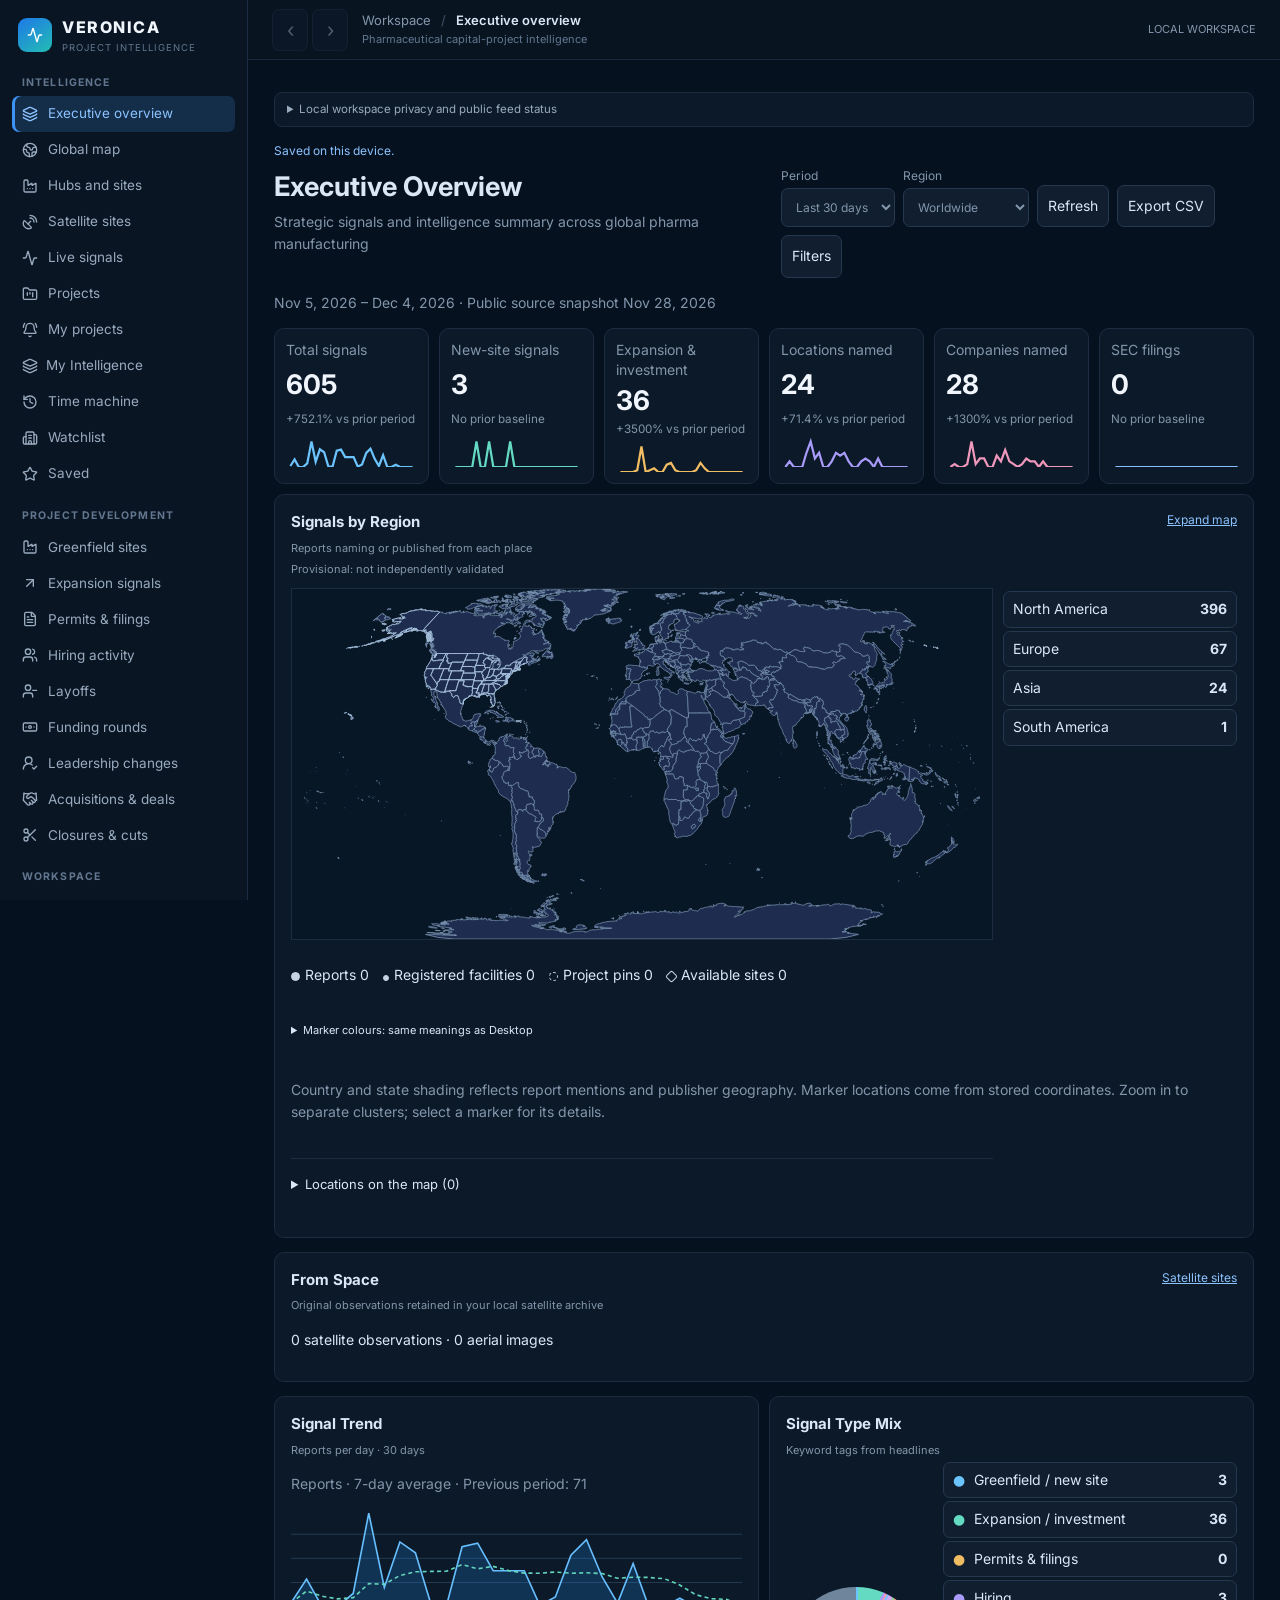
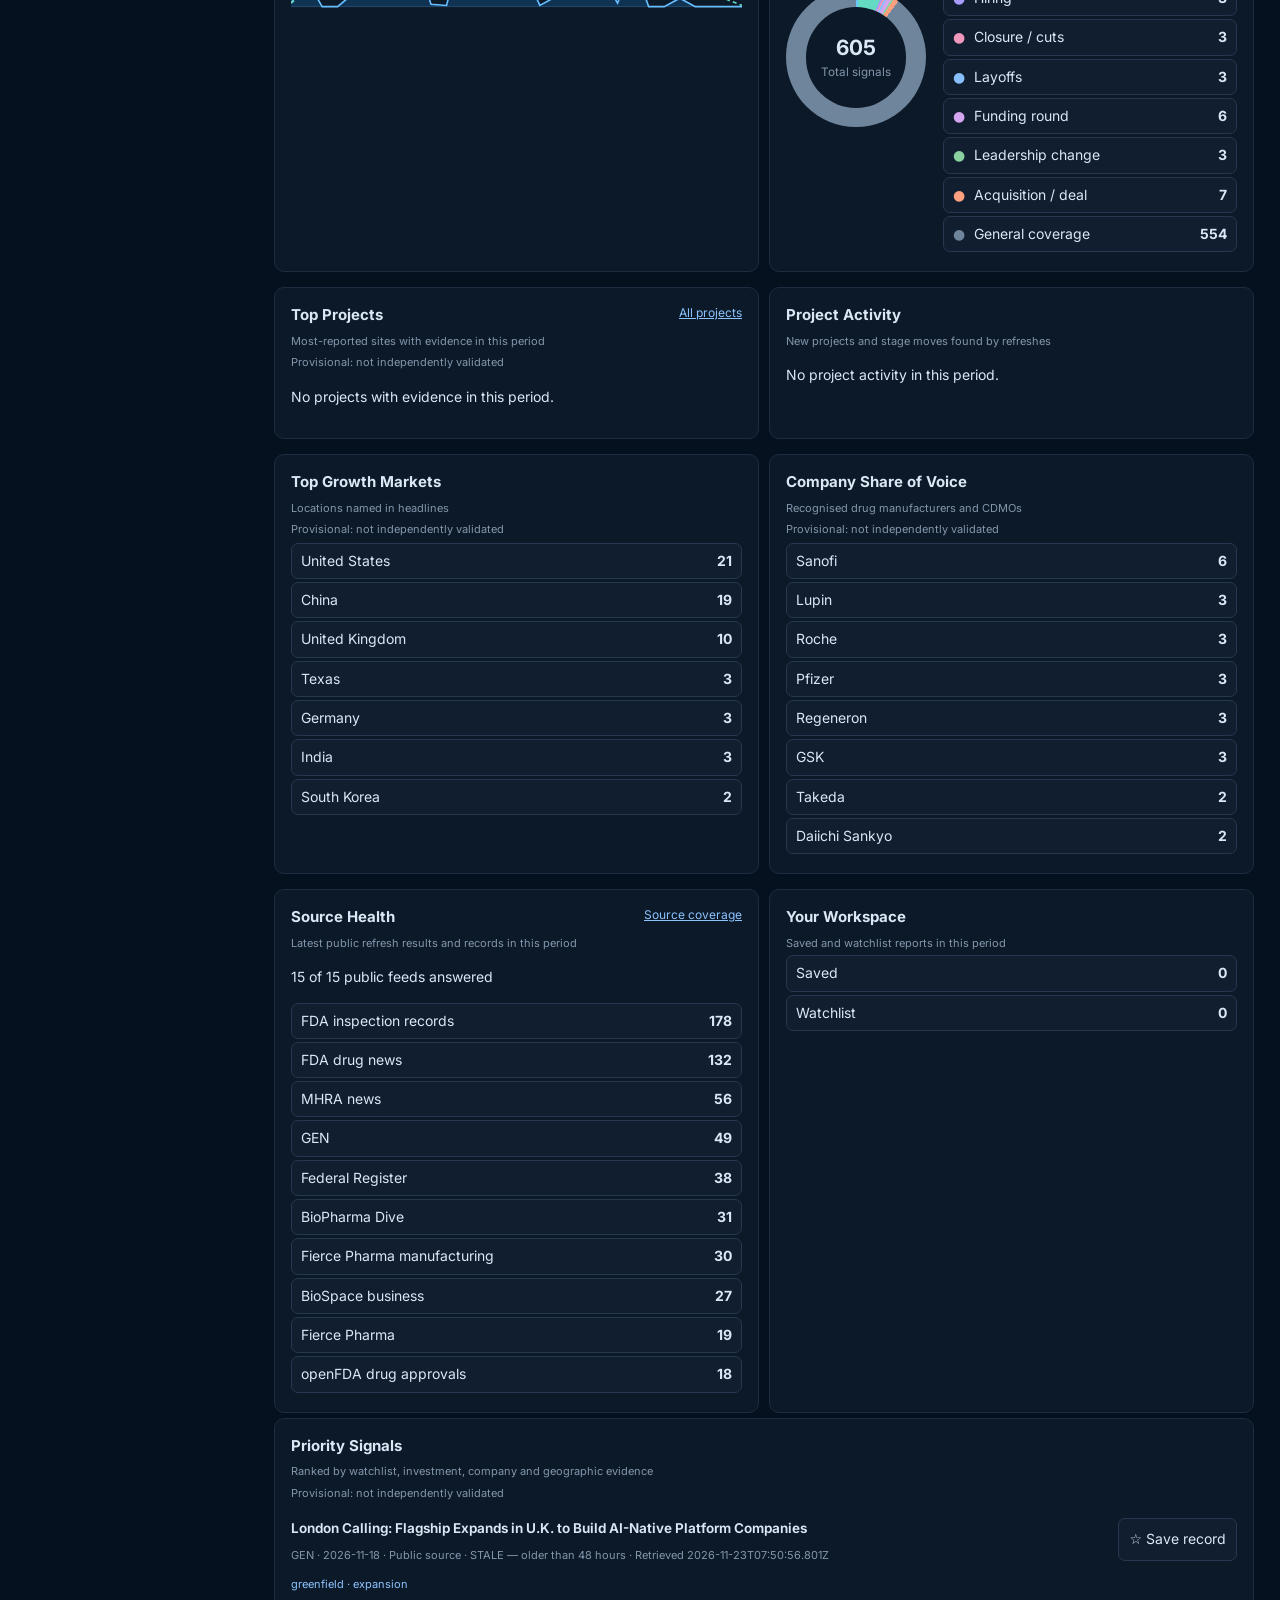
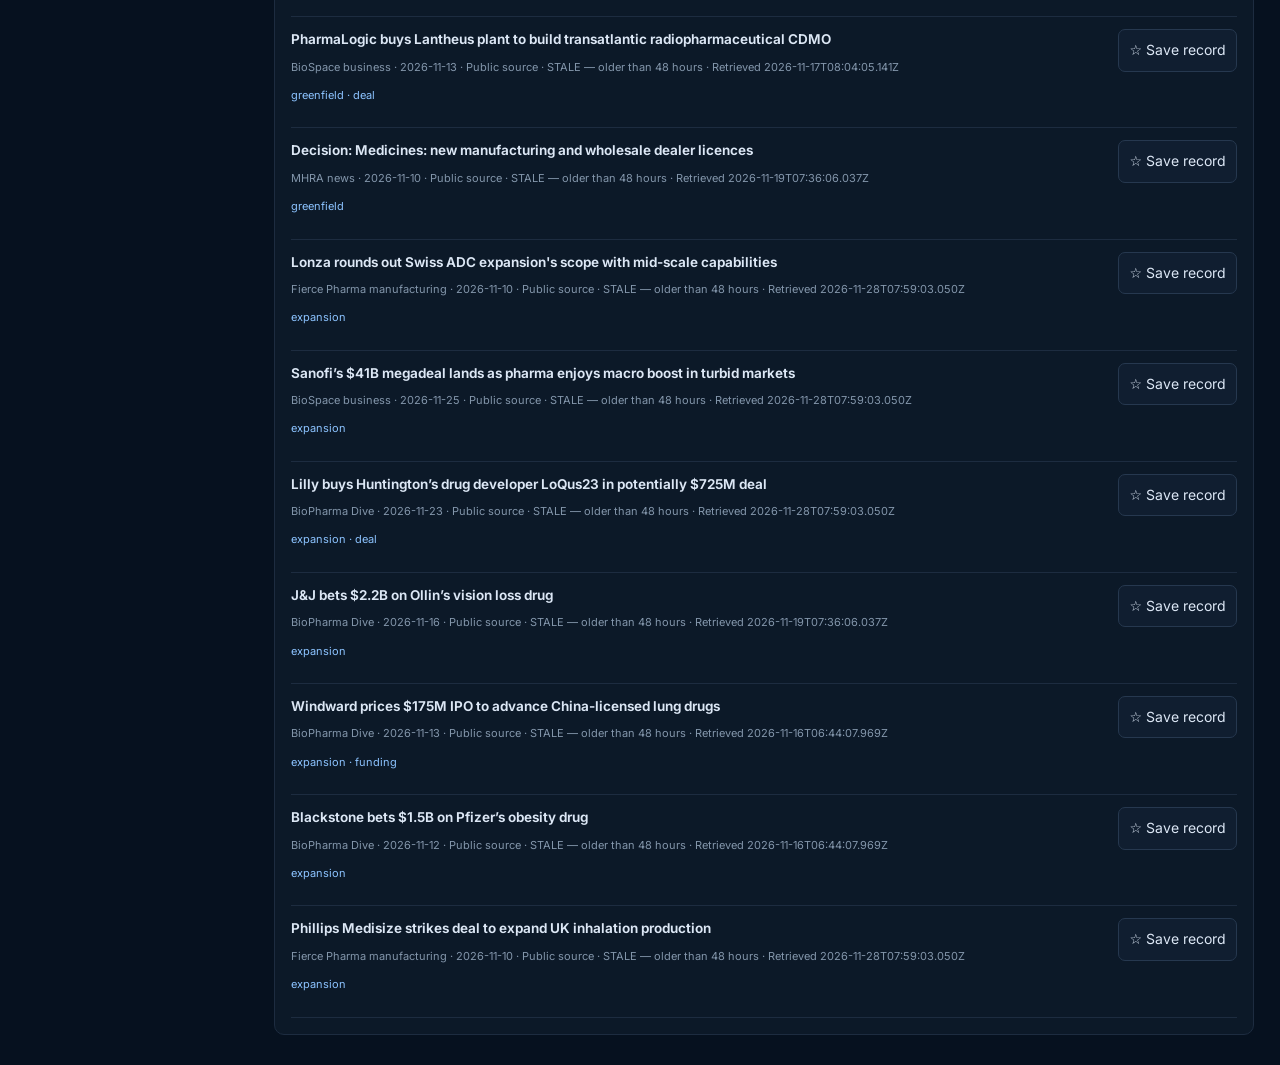
<file: index.html>
<!doctype html><html lang="en"><head><meta charset="utf-8"><meta name="viewport" content="width=device-width,initial-scale=1,viewport-fit=cover"><meta name="theme-color" content="#091421"><meta name="veronica-build" content="ad07b1f6de0da9d9"><meta name="apple-mobile-web-app-capable" content="yes"><meta name="apple-mobile-web-app-status-bar-style" content="black-translucent"><meta http-equiv="Content-Security-Policy" content="default-src 'none'; script-src 'self'; style-src 'self' 'unsafe-inline'; font-src 'self'; img-src 'self' data: blob:; connect-src 'self' https://www.federalregister.gov https://api.fda.gov; worker-src 'self'; manifest-src 'self'; base-uri 'self'; form-action 'none'; object-src 'none'"><link rel="manifest" href="./manifest.webmanifest"><link rel="apple-touch-icon" href="./icon.png"><link rel="icon" href="./icon.png"><link rel="stylesheet" href="./style.css?build=ad07b1f6de0da9d9"><title>Veronica</title></head><body class="locked"><div id="shade"></div><aside aria-label="Veronica navigation"><button id="close" aria-label="Close navigation">×</button><div class="brand"><div class="brand-mark" id="brand-icon"></div><div><div class="brand-name">VERONICA</div><div class="brand-sub">PROJECT INTELLIGENCE</div></div></div><nav id="navigation"></nav></aside><div id="workspace"><header><button id="menu" aria-label="Open navigation">☰</button><span class="nav-history" role="group" aria-label="History"><button id="nav-back" aria-label="Back" title="Back" disabled>‹</button><button id="nav-forward" aria-label="Forward" title="Forward" disabled>›</button></span><div class="crumbs">Workspace <span>/</span> <b id="title">Veronica</b><small>Pharmaceutical capital-project intelligence</small></div><button id="lock-workspace" hidden>Lock Veronica</button><small>LOCAL WORKSPACE</small></header><main><details class="notice"><summary>Local workspace privacy and public feed status</summary>Your records and images stay on this device. Import an encrypted desktop archive from Settings. Use encrypted backups; browser storage can be cleared. Public headlines refresh separately; private desktop intelligence is never included. Cross-device synchronization is unavailable.</details><p id="error" role="alert"></p><p id="message" role="status"></p><div id="content">Opening local storage…</div></main></div><script src="./app.js?build=ad07b1f6de0da9d9" defer></script></body></html>
</file>
<file: style.css>
@font-face{font-family:Inter;src:url('./Inter.ttf')}*{box-sizing:border-box}body{margin:0;background:#06111f;color:#dce7f5;font:14px Inter,system-ui}button,input,select,textarea{font:inherit;color:inherit;background:#101e30;border:1px solid #26384f;border-radius:7px;padding:10px}button,a{touch-action:manipulation}button{cursor:pointer;min-height:42px}button:hover{background:#142d49}a{color:#8cc3ff}aside{position:fixed;inset:0 auto 0 0;width:248px;background:#091421;border-right:1px solid #1b2b40;padding:16px 12px;overflow:auto;z-index:5}aside strong{font-size:20px;letter-spacing:3px;color:#f1f6fd}aside small{display:block;color:#8396ab;margin:8px 0 22px}nav h3{font-size:10px;letter-spacing:1.7px;text-transform:uppercase;color:#71869f;margin:22px 10px 7px}nav a{display:flex;align-items:center;min-height:36px;color:#9aabbf;text-decoration:none;padding:8px 10px;border-radius:7px;font-size:13.5px}nav a.active{color:#8cc3ff;background:#142d49;box-shadow:inset 3px 0 #3d93f5}header{position:sticky;top:0;z-index:2;background:#091421;border-bottom:1px solid #1b2b40;padding:12px 20px;display:flex;gap:14px;align-items:center}header h1{font-size:17px;margin:0;flex:1}header small{font-size:11px;color:#8396ab}#workspace{margin-left:248px}main{padding:20px;max-width:1400px;margin:auto}h2{font-size:20px;margin:0 0 16px}h3{font-size:15px}p{line-height:1.6}.muted{color:#8396ab}.notice,.panel{border:1px solid #1d2c40;background:#0c1928;border-radius:8px;padding:15px;margin-bottom:14px}.notice{font-size:12px;color:#9aabbf}.row{display:flex;gap:8px;align-items:center;flex-wrap:wrap}.row input{flex:1;min-width:120px}.grid{display:grid;grid-template-columns:repeat(auto-fit,minmax(160px,1fr));gap:12px}.number{font-size:26px;color:#f1f6fd;margin:8px 0}.table{overflow:auto}table{border-collapse:collapse;width:100%;font-size:12px}td,th{text-align:left;padding:10px;border-bottom:1px solid #1d2c40;vertical-align:top}th{color:#8396ab}.record{display:grid;grid-template-columns:1fr auto;gap:10px;padding:14px 0;border-bottom:1px solid #1d2c40}.record h3{margin:0 0 6px}.record small{color:#8396ab}textarea{display:block;width:100%;min-height:110px;margin:10px 0}#error{white-space:pre-wrap;color:#ff9c9c}#message{color:#8cc3ff}#shade{display:none}#menu,#close{display:none}.bars{display:flex;gap:4px;align-items:flex-end;height:110px}.bar{background:#3269a4;min-width:15px;flex:1;position:relative}.bar span{font-size:10px;writing-mode:vertical-rl;color:#dce7f5;padding:3px}svg.map{width:100%;background:#081725;border:1px solid #1d2c40}img.evidence{max-width:100%;max-height:70vh;object-fit:contain}pre{white-space:pre-wrap;overflow-wrap:anywhere;font-size:11px;max-height:320px;overflow:auto}input[type=file]{width:100%}.pill{font-size:11px;color:#8cc3ff}dialog{background:#0c1928;color:#dce7f5;border:1px solid #26384f;border-radius:8px;max-width:90vw}details{margin:10px 0}#close{float:right}@media(max-width:899px){aside{transform:translateX(-100%);width:min(300px,calc(100vw - 48px));transition:transform .18s}body.drawer aside{transform:translateX(0)}body.drawer #shade{display:block;position:fixed;inset:0;background:#0009;z-index:4}#menu,#close{display:inline-block}#workspace{margin:0}main{padding:14px}header{padding:10px 14px}nav a{min-height:44px}header small{display:none}.record{grid-template-columns:1fr auto}button{min-height:44px}}
/* Values and shell structure read from the 1.6.0 desktop stylesheet/App.tsx. */
:root{--bg:#06111f;--side:#091523;--panel:#0c1928;--panel-2:#101e30;--line:#1d2c40;--line-2:#26384f;--text:#dce7f5;--strong:#f1f6fd;--muted:#8396ab;--faint:#62778f;--blue:#3d93f5;--blue-soft:#142d49;color-scheme:dark}
body{font:14px/1.45 Inter,"Segoe UI",system-ui,sans-serif;-webkit-font-smoothing:antialiased}aside{background:var(--side)}.brand{display:flex;align-items:center;gap:10px;padding:0 6px;margin-bottom:20px}.brand-mark{width:34px;height:34px;border-radius:9px;background:linear-gradient(145deg,#1d79e8,#24bdb3);display:grid;place-items:center;color:#fff}.brand-name{font-weight:800;font-size:16px;letter-spacing:1.5px;color:var(--strong)}.brand-sub{font-size:9.5px;color:var(--faint);letter-spacing:1px;margin-top:2px}nav h3{font-size:10.5px;font-weight:700;letter-spacing:1.1px;color:var(--faint);margin:16px 10px 6px}nav a{gap:10px;padding:0 10px;height:36px}nav a svg{flex:none}header{height:60px;padding:0 24px;border-bottom-color:#19283b}.crumbs{flex:1;font-size:13px;color:var(--muted)}.crumbs span{padding:0 6px;color:#43536a}.crumbs b{color:var(--text);font-weight:600}.crumbs small{display:block;color:var(--faint);font-size:11px;margin-top:2px}main{max-width:1612px;padding:22px 26px 16px}.panel{border-radius:10px;padding:16px}.notice{padding:8px 12px;font-size:11.5px}button:disabled{opacity:.5;cursor:default}[hidden]{display:none!important}.locked nav,.locked #menu,.locked #lock-workspace{display:none!important}.unlock-panel{max-width:520px;margin:40px auto}.unlock-panel input{display:block;width:100%;margin:10px 0 16px}input:focus-visible,button:focus-visible,a:focus-visible{outline:2px solid #3d93f5;outline-offset:2px}@media(max-width:899px){header{padding:0 14px}.crumbs small{display:block;font-size:10px}nav a{height:44px}main{padding:14px}.grid{grid-template-columns:repeat(2,minmax(0,1fr))}.record small{display:block;overflow-wrap:anywhere}.record button{max-width:105px}.locked .unlock-panel{margin:16px auto}}

.page-head{margin:0 0 16px}.eyebrow{font-size:10px;letter-spacing:1px;color:var(--faint);font-weight:600}.page-head h2{font-size:26px;font-weight:750;letter-spacing:-.5px;color:var(--strong);margin:4px 0 3px}.grid{margin-bottom:14px}.grid>.panel{margin:0;padding:12px}.number{font-size:26px;font-weight:750;margin:4px 0}.record button{align-self:start}.record h3{font-size:13.5px;font-weight:650;line-height:1.5}.record h3 a{color:var(--text);text-decoration:none}.record h3 a:hover{text-decoration:underline;color:#8cc3ff}.record small{font-size:11px}.record{padding:12px 0}.tag-list{display:flex;flex-direction:column;gap:6px}.tag-row{position:relative;display:flex;gap:9px;padding:9px 10px;border:1px solid var(--line);background:#0e1c2c;border-radius:7px;text-decoration:none;font-size:13px;overflow:hidden}.tag-row b{margin-left:auto;color:var(--strong)}.tag-row i{position:absolute;left:0;bottom:0;height:2px;background:var(--blue)}.tag-row:hover{border-color:var(--line-2)}.unlock-panel label{display:block}#message:empty,#error:empty{display:none}

.locked aside,.locked header,.locked .notice{display:none!important}.locked #workspace{margin:0}.locked main{max-width:540px;min-height:100dvh;display:grid;align-content:center}.locked .unlock-panel{margin:0;width:100%}.lock-brand{padding:0;margin:0 0 24px}.unlock-panel h2{font-size:21px}.unlock-panel button{width:100%;background:#17406b;border-color:#2f74bd}.unlock-panel p{font-size:12px;color:var(--muted)}
.overview-head,.overview-card>header{position:static;height:auto;background:none;border:0;padding:0;align-items:flex-start;justify-content:space-between;z-index:auto}
.overview-head h2{font-size:27px;margin:0}.overview-head p{margin:5px 0;color:var(--muted)}
.overview-controls,.map-controls,.feed-toolbar{display:flex;align-items:end;flex-wrap:wrap;gap:8px}
.overview-controls label,.filters label{display:grid;gap:4px;color:var(--muted);font-size:12px}
.overview-controls select,.filters select,.filters input{width:100%;min-width:0}
.overview-kpis{display:grid;grid-template-columns:repeat(6,minmax(0,1fr));gap:10px;margin:10px 0}
.overview-kpi{text-align:left;display:grid;gap:4px;min-width:0;margin:0;padding:11px;color:var(--muted)}
.overview-kpi strong{font-size:27px;color:var(--strong);line-height:1.2}.overview-kpi svg{width:100%;max-height:30px}
.overview-kpi small,.overview-card small{color:var(--muted)}.overview-card>header h3{margin:0 0 4px}
.overview-card>header a{white-space:nowrap;font-size:12px}.overview-card .table small{display:block}
.overview-grid{display:grid;grid-template-columns:repeat(2,minmax(0,1fr));gap:10px}
.overview-grid>.panel{min-width:0;margin:0 0 5px}.overview-map{display:grid;grid-template-columns:minmax(0,3fr) minmax(140px,1fr);gap:10px;margin-top:10px}
.overview-map .map-key,.overview-map>p{grid-column:1/-1}.overview-map svg{grid-column:1}.overview-map>div{grid-column:2;grid-row:1}
.metric-list-row{width:100%;display:flex;align-items:center;justify-content:space-between;gap:8px;text-align:left;padding:7px 9px;margin:3px 0;min-height:34px}
.metric-list-row i{font-style:normal;margin-right:5px}.signal-chart{width:100%;min-height:100px}
.overview-mix{display:grid;grid-template-columns:minmax(80px,1fr) minmax(130px,2fr);gap:10px;align-items:center}
.mix-donut{border-radius:50%;aspect-ratio:1;display:grid;place-items:center;max-width:140px}
.mix-donut>span{width:72%;height:72%;border-radius:50%;background:var(--panel);display:grid;align-content:center;text-align:center}
.mix-donut b{font-size:21px}.filters{display:grid;grid-template-columns:repeat(auto-fit,minmax(125px,1fr));gap:10px;margin-bottom:10px}
.feed-toolbar{justify-content:space-between}.map-controls{margin:6px 0 10px}.map-controls label{display:flex;align-items:center;gap:5px;min-height:34px}
.map-key{display:flex;gap:5px 14px;flex-wrap:wrap}.map-key i{display:inline-block;width:8px;height:8px;border-radius:50%;margin-right:5px}
.data-map [role=button]{cursor:pointer}.data-map [role=button]:hover{stroke:#fff;stroke-width:1.5}
.map-canvas .data-map{touch-action:none;-webkit-user-select:none;user-select:none;-webkit-touch-callout:none;-webkit-tap-highlight-color:transparent}
.gallery-grid{display:grid;grid-template-columns:repeat(auto-fit,minmax(min(100%,250px),1fr));gap:12px}
.gallery-grid>section{min-width:0;margin-bottom:0}.gallery-grid h3{margin-top:0}.gallery-grid figure,.image-pair figure{margin:10px 0}
.image-pair{display:grid;grid-template-columns:repeat(2,minmax(0,1fr));gap:10px}.image-pair img{width:100%}
@media(max-width:1050px){.overview-kpis{grid-template-columns:repeat(3,minmax(0,1fr))}.overview-head{flex-wrap:wrap}}
@media(max-width:600px){.overview-kpis,.filters{grid-template-columns:repeat(2,minmax(0,1fr))}.overview-grid,.overview-map{display:block}.overview-head h2{font-size:23px}.overview-controls{width:100%}.overview-controls label{flex:1;min-width:135px}.overview-card>header{display:flex}.overview-card small{display:block}.overview-card>header a{white-space:normal;text-align:right}.overview-card{padding:12px}.overview-mix{grid-template-columns:minmax(80px,1fr) minmax(130px,2fr)}}
@media(max-width:600px){#workspace>header .crumbs small{display:none}.overview-controls button{min-height:38px}.overview-card .overview-map{margin-top:8px}}
fieldset{margin:10px 0;border:1px solid var(--line);border-radius:8px}fieldset label{display:inline-flex;align-items:center;gap:6px;margin:5px 12px 5px 0}#content label:has(input[type=file]),#content label:has(#passphrase){display:block;margin:10px 0}#passphrase{display:block;max-width:100%;width:340px;margin-top:6px}
 .original-image-view{overflow:auto}.original-image-view.full-size img{max-width:none;max-height:none;width:auto}.original-image-view+button{margin:5px 8px 5px 0}
.feed-flags{grid-column:1/-1;display:flex;gap:10px;flex-wrap:wrap}.feed-flags label{display:flex;align-items:center;gap:6px}.feed-flags input{width:auto}.filters select{max-width:100%}
/* Desktop-derived satellite cards, comparison viewer and compact geographic workspace. */
.sat-heading{display:flex;align-items:center;justify-content:space-between;gap:10px;flex-wrap:wrap;margin-bottom:12px}.sat-heading>p{flex:1;min-width:230px;margin:0}.segmented{display:inline-flex;border:1px solid var(--line-2);border-radius:7px;overflow:hidden}.segmented button{margin:0;border:0;border-radius:0;background:transparent;min-height:34px}.segmented button[aria-pressed=true]{background:var(--blue-soft);color:#9fcdff}.thumbnail-toggle{display:flex;align-items:center;gap:6px;font-size:12px;color:var(--muted)}
.sat-gallery{display:grid;grid-template-columns:repeat(3,minmax(0,1fr));gap:12px}.sat-card{border:1px solid var(--line);border-radius:10px;background:var(--panel);overflow:hidden}.sat-card:hover{border-color:#2f74bd}.sat-card-open{display:block;width:100%;padding:10px;margin:0;border:0;background:none;text-align:left;min-width:0}.sat-card-open p{margin:5px 0;font-size:12px;color:var(--muted)}.sat-card-open>small{font-size:11px;color:#8cc3ff}.sat-card-title{display:flex;align-items:start;gap:6px;margin-top:10px}.sat-card-title h3{font-size:13px;line-height:1.45;margin:0;flex:1;overflow-wrap:anywhere}.sat-card-title .pill{font-size:10px;white-space:nowrap}
.sat-pair{display:grid;grid-template-columns:1fr 1fr;gap:6px}.sat-preview{position:relative;margin:0;min-width:0;overflow:hidden;border-radius:6px;background:#08131f}.sat-preview img.evidence,.sat-none{display:block;width:100%;aspect-ratio:1;max-height:none;object-fit:cover}.sat-none{display:grid;place-items:center;text-align:center;color:var(--faint);font-size:11px;padding:10px;box-sizing:border-box}.sat-preview figcaption{position:absolute;bottom:5px;left:5px;right:5px;font-size:10px;background:#08131fcc;padding:2px 5px;border-radius:4px}.sat-section-head{display:flex;justify-content:space-between;align-items:center;gap:10px;margin:12px 0}.sat-section-head h3,.sat-section-title{font-size:15px;margin:12px 0}.sat-observations{margin-top:18px}.sat-observations>summary{font-size:13px;color:var(--muted);padding:8px 0}.sat-comparison-layout{display:grid;grid-template-columns:minmax(0,1.5fr) minmax(210px,1fr);gap:16px}.sat-comparison-info{font-size:12px}.sat-comparison-info button{display:block}.cmp{position:relative;aspect-ratio:1;background:#08131f;border-radius:8px;overflow:hidden;touch-action:none;cursor:ew-resize}.cmp>img{position:absolute;inset:0;width:100%;height:100%;object-fit:contain;user-select:none}.cmp-after{clip-path:inset(0 0 0 var(--split))}.cmp-divider{position:absolute;top:0;bottom:0;left:var(--split);width:2px;background:#fff;pointer-events:none;box-shadow:0 0 4px #000}.cmp-divider span{position:absolute;top:50%;left:50%;transform:translate(-50%,-50%);background:#f1f6fd;color:#06111f;border-radius:50%;padding:3px 5px}.cmp-tag{position:absolute;bottom:10px;font-size:11px;background:#08131fe6;border:1px solid #facc1555;border-radius:4px;padding:3px 7px;color:#facc15}.cmp-tag.left{left:8px}.cmp-tag.right{right:8px}.cmp-overlay{position:absolute;inset:0;width:100%;height:100%;pointer-events:none}.ov-circle{fill:none;stroke:#fff;stroke-width:1.4;stroke-dasharray:3 3;vector-effect:non-scaling-stroke}.ov-pin{fill:#f472b6;stroke:#fff;stroke-width:1;vector-effect:non-scaling-stroke}.comparison-range{display:grid;font-size:11px;gap:4px;margin-top:8px;color:var(--muted)}.comparison-range input{width:100%;accent-color:var(--blue)}
.map-filter-panel{margin-bottom:10px}.map-filter-panel .filters{margin:0}.map-layers{padding-top:8px;margin-bottom:0;gap:6px 14px}.map-layers label{font-size:11px;color:var(--muted)}.map-layers input{accent-color:var(--blue)}.map-canvas{position:relative;border:1px solid var(--line-2);border-radius:10px;background:radial-gradient(ellipse at 50% 45%,#10283a,#071522 75%);overflow:hidden;padding:0 12px 8px}.map-canvas svg.map{display:block;border:0;background:transparent;margin:0;min-height:260px}.map-status{display:flex;justify-content:space-between;gap:8px;padding:12px 0;font-size:12px;color:var(--text);border-bottom:1px solid #1d2c4066}.map-status small{color:var(--muted)}.map-zoom-controls{position:absolute;right:20px;top:62px;display:grid;gap:4px;z-index:1}.map-zoom-controls button{margin:0;min-width:36px;min-height:36px;padding:5px 9px;background:#0c1928ee;box-shadow:0 2px 7px #0005}.map-canvas .map-key{margin:6px 0;font-size:10px}.map-canvas>p.muted{font-size:10px;max-width:650px}.map-marker{filter:drop-shadow(0 0 3px currentColor)}.marker-pulse{fill:none;stroke:currentColor;opacity:.4;pointer-events:none;animation:map-ring 2.6s ease-out infinite;transform-box:fill-box;transform-origin:center}.map-marker:nth-child(3n) .marker-pulse{animation-delay:-.9s}.map-marker:nth-child(3n + 1) .marker-pulse{animation-delay:-1.8s}.map-drilldown{border-color:#2f74bd}.map-drilldown p{padding:8px 0;border-bottom:1px solid var(--line);margin:0}.map-drilldown a{display:inline-block;min-height:28px}.data-map [data-map-cluster]:hover,.data-map [data-map-cluster]:focus{stroke:#fff;stroke-width:1;outline:none}
@keyframes map-ring{0%{transform:scale(.55);opacity:.65}100%{transform:scale(1.7);opacity:0}}@media(prefers-reduced-motion:reduce){.marker-pulse{animation:none;opacity:.35}}
@media(max-width:1150px){.sat-gallery{grid-template-columns:repeat(2,minmax(0,1fr))}}@media(max-width:600px){.sat-gallery{grid-template-columns:1fr}.sat-card-open{padding:9px}.sat-comparison-layout{grid-template-columns:1fr}.sat-comparison-info{border-top:1px solid var(--line);padding-top:10px}.sat-pair{gap:5px}.map-canvas{padding:0 8px 8px}.map-status{display:block;padding-right:42px}.map-status small{display:block;margin-top:3px}.map-zoom-controls{top:75px;right:12px}.map-canvas svg.map{min-height:285px}.map-filter-panel{padding:10px}.map-layers{display:grid;grid-template-columns:1fr 1fr;gap:0 8px}.map-layers label{min-height:36px}.map-canvas .map-key{gap:5px 10px}.page-head h2{font-size:23px}}
@media(orientation:landscape) and (max-height:550px){.sat-gallery{grid-template-columns:repeat(2,minmax(0,1fr))}.sat-comparison-layout{grid-template-columns:minmax(0,1.4fr) minmax(180px,1fr)}.map-canvas svg.map{min-height:220px;max-height:65vh}.sat-heading{gap:6px}}
.sat-heading>p{font-size:12px}.sat-tools{margin-top:14px;padding:0 2px;color:var(--muted);font-size:12px}.sat-heading+.panel{padding:10px;margin-bottom:12px}.sat-heading+.panel>p{font-size:11px;margin:8px 0 0}#message{font-size:12px;margin:7px 0}.sat-gallery .sat-preview img.evidence{object-fit:contain}
.map-view-tabs{margin:0 0 10px}.map-view-tabs button{min-width:100px}.map-location-list{padding:10px 0;border-top:1px solid var(--line)}.map-location-list h3{font-size:13px;margin:3px 0}.map-location-list>p{font-size:12px;margin:0;padding:7px 0;border-bottom:1px solid #1d2c4066}.map-location-list span{display:block;color:var(--muted);font-size:10px}.map-location-list small{display:block;color:var(--muted)}.map-point-label{font-weight:650}.map-state-boundary{stroke-linejoin:round}.map-canvas svg.map{min-height:330px}@media(max-width:600px){.map-canvas svg.map{min-height:300px}.map-filter-panel .filters{grid-template-columns:repeat(3,minmax(0,1fr))}.map-filter-panel select{padding-left:5px;padding-right:3px;font-size:11px}.map-point-label{font-weight:700}}

.nav-history{display:inline-flex;gap:4px;flex:none}
.nav-history button{min-width:36px;height:34px;padding:0 10px;font-size:20px;line-height:1;border-radius:7px}
.nav-history button:disabled{opacity:.35}
.locked .nav-history{display:none}

/* Global map redesign: summary tiles, heat legend, quieter rings */
.map-summary{display:grid;grid-template-columns:repeat(5,minmax(0,1fr));gap:8px;margin:0 0 10px}
.map-tile{background:#0e1c2c;border:1px solid #1b2b40;border-radius:9px;padding:9px 11px;display:flex;flex-direction:column;gap:2px;min-width:0}
.map-tile b{font-size:19px;color:#eef4fb}.map-tile span{font-size:11px;color:#8ea3bb;white-space:nowrap;overflow:hidden;text-overflow:ellipsis}
.map-tile.tile-heat b{background:linear-gradient(90deg,#22c55e,#eab308,#ef4444);-webkit-background-clip:text;background-clip:text;color:transparent}
.tile-reports{border-left:3px solid #f2c664}.tile-facilities{border-left:3px solid #60d6d1}.tile-projects{border-left:3px solid #9ab5ff}.tile-sites{border-left:3px solid #f29cce}.tile-heat{border-left:3px solid #ef4444}
@media(max-width:640px){.map-summary{grid-template-columns:repeat(3,minmax(0,1fr))}.map-tile b{font-size:16px}}
.heat-legend{margin:8px 0 4px;font-size:11px}
.heat-scale{display:flex;align-items:center;gap:6px;margin:6px 0 2px}
.heat-zero{width:18px;height:10px;border-radius:3px;background:#142d49;border:1px solid #5f7a99}
.heat-bar{flex:1;height:10px;border-radius:6px}
.heat-labels{display:grid;grid-template-columns:24px 1fr 1fr auto;font-size:10px;color:#8ea3bb}
.heat-notes{margin:4px 0 0;font-size:10.5px}
.data-map .marker-pulse{stroke-opacity:.55}
.data-map [data-ring=far] .marker-pulse{opacity:.16;animation:none}
.data-map [data-ring=mid] .marker-pulse{opacity:.28}
.data-map .map-marker.selected .marker-pulse{opacity:.9;animation:none;stroke-width:2px}
.data-map .layer-facilities .marker-count{font-weight:500;opacity:.85}
.data-map .marker-count{font-weight:700}
.data-map .heat-area{transition:fill .25s}
.data-map{cursor:grab}.data-map:active{cursor:grabbing}
@media(max-width:640px){.map-zoom-controls{gap:4px}.map-zoom-controls button{min-width:32px;height:30px;padding:0 8px;font-size:13px}}
@media(max-width:640px){.map-zoom-controls button{min-height:30px;min-width:30px;padding:3px 7px;font-size:12px}}
.heat-provisional{margin:4px 0;font-size:11px;color:#f2c664}.unlocated-list{margin:6px 0;font-size:11.5px}.unlocated-list summary{cursor:pointer;color:#9ab5ff}.same-place{color:#f2c664;font-size:12px}
.meeting-evidence blockquote{margin:6px 0;padding:6px 10px;border-left:3px solid #9ab5ff;color:#c8d6e8;font-size:13px}

/* MOB-MAP-P0: mobile map repair */
.map-canvas svg.map{width:100%;min-height:300px;height:min(56vh,560px,95vw);max-height:none}
.map-zoom-controls{top:52px;right:max(10px,env(safe-area-inset-right));gap:6px}
.map-zoom-controls button,.map-zoom-controls button:where(*){min-width:44px;min-height:44px;width:44px;height:44px;padding:0;font-size:18px;line-height:1;border-radius:10px;touch-action:manipulation}
@media(max-width:640px){.map-zoom-controls button{min-width:44px;min-height:44px;width:44px;height:44px;padding:0;font-size:18px}}
.map-filter-panel{margin:10px 0}.map-filter-panel>summary{cursor:pointer;font-weight:600;padding:4px 0;min-height:32px}
.map-render .map-key{margin:6px 0}
.data-map .marker-hit,.data-map .marker-hit:hover{cursor:pointer;outline:none;stroke:none}.data-map .marker-hit:focus-visible{stroke:#fff;stroke-width:2px;vector-effect:non-scaling-stroke}
.data-map .map-marker{filter:none}.data-map .marker-pulse{display:none}
.data-map .marker-count{font-weight:700}
.map-sheet{position:fixed;left:0;right:0;bottom:0;z-index:40;max-height:48vh;overflow:auto;-webkit-overflow-scrolling:touch;overscroll-behavior:contain;background:#0b1828;border-top:1px solid #2f74bd;border-radius:14px 14px 0 0;padding:10px max(14px,env(safe-area-inset-right)) calc(14px + env(safe-area-inset-bottom)) max(14px,env(safe-area-inset-left));box-shadow:0 -10px 28px #000a}
.map-sheet .sheet-head{display:flex;align-items:center;justify-content:space-between;gap:10px;position:sticky;top:-10px;background:#0b1828;padding:4px 0 6px}
.map-sheet h3{font-size:14px;margin:0;line-height:1.3}
.map-sheet .sheet-close{min-width:44px;min-height:44px;font-size:16px;margin:0}
.map-sheet .sheet-list{list-style:none;margin:0;padding:0}
.map-sheet .sheet-row{display:grid;gap:2px;padding:8px 0;border-bottom:1px solid var(--line)}
.map-sheet .sheet-kind{font-size:10px;letter-spacing:.04em;text-transform:uppercase;color:var(--muted)}
.map-sheet .sheet-link{font-size:14px;text-align:left;background:none;border:0;padding:0;margin:0;color:#9ab5ff;min-height:24px;overflow-wrap:anywhere}
.map-sheet span.sheet-link{color:var(--text)}
.map-sheet small{font-size:11px;color:var(--muted)}
.map-sheet .same-place{font-size:12px;margin:4px 0}
@media(min-width:900px){.map-sheet{position:absolute;left:auto;right:12px;bottom:12px;width:min(380px,45%);border-radius:12px;border:1px solid #2f74bd}}
.map-location-list>summary{cursor:pointer;font-size:13px;padding:6px 0;min-height:32px}

/* REL-003 PREVIEW build only (element absent in the live build) */
.preview-banner{position:sticky;top:0;z-index:50;background:#7a1f1f;color:#fff;font:600 12px/1.3 Inter,system-ui,sans-serif;text-align:center;padding:calc(6px + env(safe-area-inset-top)) 12px 6px;letter-spacing:.02em}
/* S30 Desktop semantics parity: colour meanings legend, class chips, lineage and lifecycle status */
.map-key i.layer-glyph{width:9px;height:9px;border-radius:50%;background:transparent;border:1.5px solid #c7d3e2;vertical-align:-1px}.map-key i.glyph-facilities{width:6px;height:6px;background:#c7d3e2}.map-key i.glyph-reports{background:#c7d3e2}.map-key i.glyph-projects{border-style:dashed}.map-key i.glyph-sites{border-radius:2px;transform:rotate(45deg)}
.semantic-legend{margin:6px 0;font-size:11px}.semantic-legend summary{cursor:pointer;min-height:32px;padding:6px 0;color:var(--text)}.semantic-legend ul{list-style:none;margin:0;padding:0;display:grid;gap:6px}.semantic-legend li{display:grid;grid-template-columns:14px auto 1fr auto;gap:2px 6px;align-items:baseline}.semantic-legend li small{grid-column:2/-1;color:var(--muted)}.semantic-legend .legend-count{color:var(--muted);white-space:nowrap}
.swatch{display:inline-block;width:10px;height:10px;border-radius:50%;flex:none}
.class-chip{display:inline-flex;gap:5px;align-items:center;font-size:11px;color:var(--muted)}
.status-chips{display:flex;flex-wrap:wrap;gap:4px 8px;margin:4px 0 0}.status-chip{display:inline-block;font-size:11px;padding:2px 7px;border-radius:9px;border:1px solid #94a3b8;color:#cbd5e1}.status-chip[data-tone="red"]{border-color:#ef4444;color:#fecaca;background:#ef44441f}.status-chip[data-tone="green"]{border-color:#22c55e;color:#bbf7d0}.status-chip[data-tone="slate"]{border-color:#94a3b8;color:#cbd5e1}
.d002{font-size:11px;color:var(--muted);margin:4px 0}.lifecycle-panel li{margin:6px 0}.lifecycle-panel ul{padding-left:18px}
.import-conflict{border-top:1px solid #1d2c40;padding:10px 0}.import-conflict h4{margin:4px 0}.import-versions{display:grid;grid-template-columns:1fr 1fr;gap:10px}.import-versions pre{max-height:180px;background:#081725;border:1px solid #1d2c40;border-radius:6px;padding:8px;margin:4px 0}@media(max-width:600px){.import-versions{grid-template-columns:1fr}}
/* MOB-HOTSPOTS: measure switch, hotspot layer, legend and ranked drill-down (rules in hotspots.mjs) */
.map-measure,.map-weight{display:flex;width:100%;max-width:560px;margin:0 0 8px}.map-measure button,.map-weight button{flex:1;min-width:0;min-height:44px;padding:4px 3px;font-size:12.5px}.map-weight button{font-size:12px}
.data-map .hotspot{cursor:pointer;outline:none}.data-map .hotspot:focus-visible .hot-pill,.data-map .hotspot.selected .hot-pill{stroke:#ffffff}.data-map .hot-count{font-weight:750}
.hot-legend{margin:8px 0 4px;font-size:11.5px}.hot-legend h3{font-size:13px;margin:4px 0}.hot-legend p{margin:4px 0;line-height:1.45}.hot-legend b{color:var(--text)}
.hot-scale{display:flex;align-items:center;gap:6px;margin:6px 0 2px}.hot-empty{width:18px;height:10px;border-radius:3px;background:#142d49;border:1px solid #5f7a99}.hot-bar{flex:1;height:10px;border-radius:6px}
.hot-scale-labels{display:flex;justify-content:space-between;gap:6px;font-size:10.5px;color:#8ea3bb;flex-wrap:wrap}.hot-scale-note,.hot-coverage{color:var(--muted)}
.hot-ranking{list-style:none;margin:8px 0 0;padding:0;display:grid;gap:4px}.hot-rank-button{width:100%;min-height:44px;display:grid;grid-template-columns:26px minmax(0,1fr) auto;gap:8px;align-items:center;text-align:left;margin:0;padding:6px 10px}
.hot-rank-button span{overflow:hidden;text-overflow:ellipsis;white-space:nowrap}.hot-rank-button strong{color:var(--strong)}
.hot-sheet .sheet-head h3 small{display:block;font-weight:400;color:var(--muted);font-size:11.5px;margin-top:2px}.hot-sheet-actions{margin:4px 0 6px}.hot-sheet-actions button{min-height:44px;margin:0}
.hot-list{list-style:none;margin:0;padding:0}.hot-row{display:grid;grid-template-columns:24px minmax(0,1fr);gap:0 6px;padding:4px 0;border-bottom:1px solid var(--line);align-items:center}
.hot-row>*:not(.hot-row-rank){grid-column:2}.hot-row-rank{grid-row:1;color:var(--muted);font-size:12px;text-align:right}.hot-link{display:flex;align-items:center;min-height:44px;font-size:14px;overflow-wrap:anywhere}span.hot-link{color:var(--text)}
.hot-row small{font-size:11px;color:var(--muted);padding-bottom:4px}.hot-sub{font-size:13px;margin:12px 0 4px}.hot-order{font-size:11px}
@media(orientation:landscape) and (max-height:550px){.map-measure,.map-weight{display:inline-flex;width:auto;margin-right:6px}.map-measure button,.map-weight button{flex:none;padding:4px 12px}}
@media(max-width:899px){.map-canvas .map-zoom-controls{position:static;display:flex;justify-content:flex-end;flex-wrap:wrap;gap:6px;margin:6px 0}}

/* ── MOB-INTENSITY: canvas intensity surface + map-dominant layout ───────────────────────────────────────────────
   The rejected layer put three stacked full-width switch rows, the status block and the toolbar above the map, so on
   a 375x812 screen the map itself got under a third of the viewport. One scrollable chip row and a one-line status
   replace them; the map frame takes the majority of the viewport (owner decision: letterbox, 64% at 375x812). */
.map-canvas{padding:0 0 6px}
/* the measure chips: one row that scrolls sideways; a fade shows there is more to the right */
.map-overlay-top{position:relative;padding:8px 8px 0}
.map-overlay-top::after{content:"";position:absolute;right:8px;top:8px;bottom:0;width:26px;pointer-events:none;background:linear-gradient(90deg,#0a172600,#0a1726)}
.map-overlay-top .chips{display:flex;gap:6px;overflow-x:auto;overflow-y:hidden;-webkit-overflow-scrolling:touch;scrollbar-width:none;max-width:100%;margin:0;border:0;border-radius:0}
.map-overlay-top .chips::-webkit-scrollbar{display:none}
.map-overlay-top .chips button{flex:0 0 auto;margin:0;min-height:40px;padding:0 14px;font-size:12.5px;border:1px solid var(--line-2);border-radius:999px;background:#0c1928e6;color:var(--text)}
.map-overlay-top .chips button[aria-pressed=true]{background:#1d4673;border-color:#4f8fcf;color:#cfe6ff;font-weight:650}
.map-canvas .map-status{display:flex;justify-content:space-between;align-items:baseline;gap:8px;padding:5px 10px 6px;font-size:11px;border:0}
.map-canvas .map-status small{font-size:10px}
/* the toolbar: a 2x2 grid over the map frame's top-right corner, below the chip row and the status line (both fixed
   height). ONE definition: these rules come after, and override, the older toolbar rules above at every width. */
.map-canvas .map-zoom-controls{position:absolute;top:84px;right:max(10px,env(safe-area-inset-right));z-index:3;display:grid;grid-template-columns:repeat(2,44px);gap:6px;justify-content:end;margin:0}
.map-canvas .map-zoom-controls button{opacity:.92}
@media(max-width:899px){.map-canvas .map-zoom-controls{right:10px}}
/* the map frame: canvas basemap + intensity underneath, interactive SVG on top, same box */
.map-stack{position:relative;display:block;width:100%;height:min(64vh,640px);min-height:320px;overflow:hidden;border-radius:8px;background:#06111f}
/* during a gesture the last painted frame is moved by a composited transform (app.mjs moveMapCanvas), so its origin is
   the top-left corner the transform maths assumes, and it gets its own layer; uncovered edges show the sea colour */
.map-stack canvas.map-intensity{position:absolute;inset:0;display:block;width:100%;height:100%;pointer-events:none;transform-origin:0 0;will-change:transform}
.map-canvas .map-stack svg.map{position:absolute;inset:0;width:100%;height:100%;min-height:0;max-height:none;background:transparent}
@media(orientation:landscape) and (max-height:550px){.map-stack{height:min(78vh,420px);min-height:240px}}
/* concentration labels and the honest-precision marks */
.data-map .hot-label{cursor:pointer;outline:none}
.data-map .hot-label:focus-visible .hot-tick,.data-map .hot-label.selected .hot-tick{stroke:#fff;stroke-width:2px;vector-effect:non-scaling-stroke}
.data-map .hot-name{font-weight:600;letter-spacing:.1px}
.data-map .hot-total{font-weight:750}
.data-map .map-approx{cursor:pointer;outline:none}
.data-map .map-approx:focus-visible .approx-dot{stroke:#fff;stroke-width:2.5px;vector-effect:non-scaling-stroke}
.data-map .neg-event{pointer-events:none}
/* the legend: compact scale strip stays visible, the prose collapses so it cannot push the map off the screen */
.hot-legend{margin:8px 0 4px;font-size:11.5px}
.hot-detail{margin:4px 0}
.hot-detail>summary{cursor:pointer;color:var(--muted);font-size:11px;min-height:30px;padding:5px 0}
.hot-precision,.hot-events-note{color:var(--muted);font-size:10.5px}
.hot-scale-labels .hot-floor,.hot-scale-labels .hot-peak{font-variant-numeric:tabular-nums}
/* map route: the page chrome above the map is trimmed so the frame starts near the top on a phone. The eyebrow and the
   privacy notice stay for screen readers and wider screens; they just do not eat the fold. */
#content[data-route=map] .page-head{margin:0 0 6px}
#content[data-route=map] .page-head h2{font-size:19px;margin:0}
#content[data-route=map] .page-head .eyebrow{font-size:9.5px;letter-spacing:.14em;margin:0 0 1px}
@media(max-width:600px){
  body:has(#content[data-route=map]) main>details.notice{display:none}
  #content[data-route=map] .page-head{margin:0 0 4px}
  #content[data-route=map] .page-head h2{font-size:17px}
}
#unsaved{margin:8px 0;padding:10px 12px;border:1px solid #7a3b40;border-left:3px solid #ff9c9c;border-radius:9px;background:#1a1420}#unsaved[hidden]{display:none}#unsaved h3{margin:0 0 6px;font-size:13px;color:#ffb4b4}#unsaved p{margin:2px 0;font-size:12px;overflow-wrap:anywhere}#unsaved .unsaved-reason{color:var(--muted)}#unsaved .unsaved-item+.unsaved-item{margin-top:10px;padding-top:10px;border-top:1px solid #33283a}#unsaved .row{margin-top:8px;gap:8px}#unsaved button{min-height:44px}
/* ── Visual system (MMAP-022 / MMAP-023): markers, clusters, region plates, legend, layers, controls ──────────────
   Colours live in map-style.mjs (one source); nothing here invents one. */
.data-map .vm-mark{cursor:pointer;outline:none}
.data-map .neg-event{pointer-events:auto}
.data-map .vm-mark text{font-family:Inter,system-ui,sans-serif;pointer-events:none;font-variant-numeric:tabular-nums}
.data-map .vm-badge,.data-map .vm-cluster,.data-map .vm-region{pointer-events:none}
.data-map .marker-hit:focus-visible,.data-map .map-approx:focus-visible .approx-hit{stroke:#fff;stroke-width:2px;vector-effect:non-scaling-stroke}
.data-map .hot-name{font-weight:650;letter-spacing:0} /* a px letter-spacing in SVG text is in map units: at local zoom it spread the name letter by letter */
/* controls: one glass column on the right edge of the map */
.map-canvas .map-zoom-controls{grid-template-columns:44px;gap:0;top:92px;right:10px;border-radius:14px;background:#081626e0;border:1px solid #2a4160;box-shadow:0 8px 24px #0009,inset 0 1px 0 #ffffff14;overflow:hidden}
.map-canvas .map-zoom-controls button,.map-canvas .map-zoom-controls button:where(*){display:grid;place-items:center;border:0;border-radius:0;background:transparent;color:#dbe9fb;opacity:1;box-shadow:none;border-top:1px solid #2a416080}
.map-canvas .map-zoom-controls button:first-child{border-top:0}
.map-canvas .map-zoom-controls button:active{background:#17406b}
/* measure chips and status: quieter chrome, stronger type */
.map-overlay-top .chips button{background:#0a1a2ce6;border-color:#263d59;color:#b9cbe0;letter-spacing:.1px}
.map-overlay-top .chips button[aria-pressed=true]{background:linear-gradient(180deg,#12508f,#0d3a6b);border-color:#58a6f5;color:#f1f6fd;box-shadow:0 0 0 1px #58a6f533,0 4px 14px #0b3a6f88}
.map-canvas .map-status span{font-weight:650;color:var(--strong);letter-spacing:.1px}
.map-stack{background:#02070f} /* no inset shadow: measured, an inset shadow over the moving canvas cost most of the WebKit pan and pinch regression */
/* on-map strip: scale bar and the density ramp with its unit, always visible */
.vm-strip{position:absolute;left:8px;right:8px;bottom:8px;display:flex;align-items:flex-end;gap:10px;pointer-events:none;z-index:2}
.vm-scalebar{display:grid;gap:1px;font-size:9.5px;color:#dbe9fb;text-shadow:0 1px 2px #000,0 0 4px #000;min-width:40px}
.vm-scalebar i{display:block;height:6px;border:1.5px solid #dbe9fb;border-top:0;box-shadow:0 1px 2px #000a}
.vm-scalebar b{font-weight:650}.vm-scalebar small{color:#a9bdd6;font-size:9px}
.vm-ramp{flex:1;min-width:0;max-width:330px;margin-left:auto;display:grid;gap:3px;padding:6px 8px 5px;border-radius:9px;background:#071424d9;border:1px solid #223751}
.vm-ramp-bar{display:block;height:7px;border-radius:4px;box-shadow:inset 0 0 0 1px #ffffff22}
.vm-ramp-text{display:flex;justify-content:space-between;align-items:baseline;gap:6px;font-size:9.5px;color:#dbe9fb;font-variant-numeric:tabular-nums}
.vm-ramp-text em{font-style:normal;color:#9db3cd;white-space:nowrap;overflow:hidden;text-overflow:ellipsis;min-width:0}
.vm-ramp-none{font-size:10px;color:#9db3cd}
.map-stack[data-heat=false] .vm-ramp{opacity:.45}
.vm-tools{position:absolute;left:8px;top:8px;display:flex;gap:6px;z-index:3}
.vm-tool{margin:0;min-height:44px;min-width:66px;padding:0 12px;border-radius:12px;border:1px solid #2a4160;background:#081626e6;color:#eaf2fc;font-size:12px;font-weight:650;box-shadow:0 6px 18px #0009}
.vm-tool[aria-expanded=true]{background:#12508f;border-color:#58a6f5}
.vm-panel{position:absolute;left:8px;right:8px;top:60px;max-height:calc(100% - 120px);overflow:auto;-webkit-overflow-scrolling:touch;overscroll-behavior:contain;z-index:4;padding:10px 12px 12px;border-radius:14px;background:#06121ff2;border:1px solid #2a4160;box-shadow:0 14px 40px #000c}
.vm-panel[hidden]{display:none}
.vm-panel-head{display:flex;align-items:center;justify-content:space-between;gap:8px;margin:-4px -4px 2px 0}
.vm-panel-head h3{margin:0;font-size:14px;font-weight:700;color:var(--strong);letter-spacing:.1px}
.vm-panel-close{margin:0;min-width:44px;min-height:44px;border:0;background:transparent;color:#b9cbe0;font-size:15px}
.vm-legend-list{list-style:none;margin:0;padding:0;display:grid;gap:2px}
.vm-legend-list li{display:grid;grid-template-columns:48px minmax(0,1fr);align-items:center;gap:8px;min-height:40px}
.vm-legend-list .vm-swatch{justify-self:center}
.vm-legend-list b{display:block;font-size:12.5px;font-weight:650;color:var(--strong);line-height:1.25}
.vm-legend-list small{display:block;font-size:10.5px;color:#9db3cd;line-height:1.3}
.vm-panel-ramp{margin:10px 0 0;display:grid;gap:4px}
.vm-toggle{display:grid;grid-template-columns:22px 16px minmax(0,1fr);align-items:center;gap:10px;min-height:44px;font-size:13px;color:var(--text);border-bottom:1px solid #1b2c42}
.vm-toggle input{width:20px;height:20px;margin:0;accent-color:#3d93f5}
.vm-toggle-key{width:14px;height:14px;border-radius:50%}
.vm-toggle[data-toggle=heat] .vm-toggle-key{border-radius:3px;height:8px}
.vm-layout{margin:10px 0 0;display:flex;width:100%}.vm-layout button{flex:1;min-height:44px;font-size:12px}
/* the letterboxed world: the free band under the globe states what is on the map instead of sitting empty */
.vm-band{display:none}
.map-stack[data-band=open] .vm-band{display:grid;gap:5px;position:absolute;left:14px;right:14px;bottom:66px;height:calc(var(--vm-band) - 74px);align-content:center;pointer-events:none;font-size:11.5px;color:#b9cbe0;z-index:1;overflow:hidden}
.vm-band span{display:block;white-space:nowrap;overflow:hidden;text-overflow:ellipsis}
.vm-band i{display:inline-block;width:9px;height:9px;border-radius:50%;margin-right:7px;box-shadow:0 0 0 2px #04101c}
.vm-band b{color:var(--strong);font-size:14px;font-weight:700;font-variant-numeric:tabular-nums}
/* legend block under the map, sheets and chips */
.vm-legend{margin:10px 0 4px;padding:10px 12px;border:1px solid var(--line-2);border-radius:10px;background:#0a1828}
.vm-tally{width:100%;border-collapse:collapse;margin:8px 0 4px;font-size:11px;font-variant-numeric:tabular-nums}
.vm-tally th,.vm-tally td{padding:5px 4px;border-bottom:1px solid var(--line);text-align:right;font-weight:500;color:var(--text)}
.vm-tally th:first-child{text-align:left}.vm-tally thead th{color:var(--muted);font-size:10px;font-weight:600}
.vm-honest{font-size:10.5px;color:var(--muted);margin:6px 0}
.vm-region-list>summary{cursor:pointer;min-height:44px;display:flex;align-items:center;font-size:12px;font-weight:650}
.vm-region-button{width:100%;min-height:44px;margin:0 0 4px;display:grid;grid-template-columns:minmax(0,1fr) auto auto auto;gap:8px;align-items:center;text-align:left;padding:6px 10px;border-style:dashed}
.vm-region-button span{overflow:hidden;text-overflow:ellipsis;white-space:nowrap}
.vm-region-button em{font-style:normal;font-size:10.5px;font-weight:700;border:1.5px solid;border-radius:9px;padding:0 6px;line-height:16px}
.vm-dot{width:10px;height:10px;border-radius:2px;display:inline-block}
.vm-chip{display:inline-flex;align-items:center;gap:5px;font-size:10.5px;font-weight:650;letter-spacing:.03em;color:#cfe0f3;white-space:nowrap}
.vm-chip svg{flex:none}
.vm-sheet .sheet-head h3 small{display:block;font-weight:400;color:var(--muted);font-size:11.5px;margin-top:2px}
.vm-sheet .vm-row{padding:9px 0}
.vm-sheet .vm-row[data-negative=true]{box-shadow:inset 3px 0 0 #E040FB;padding-left:9px}
.vm-sheet .sheet-link{min-height:32px;display:flex;align-items:center;font-weight:600}
.vm-evidence{display:flex;align-items:center;min-height:44px;font-size:12.5px;color:#8fc4ff}
.vm-region-note{font-size:11.5px;color:#cfe0f3;margin:2px 0 6px;padding:7px 9px;border:1px dashed #5d7896;border-radius:8px}
.provisional-badge{display:inline-block;padding:1px 7px;border-radius:999px;border:1px solid #FFBF47;color:#FFBF47;font-size:10.5px;font-weight:700;letter-spacing:.04em;text-transform:uppercase;vertical-align:1px}
.hub-provisional{font-size:12px;color:var(--text);margin:6px 0}
#frame-meter{position:fixed;left:6px;bottom:calc(6px + env(safe-area-inset-bottom));z-index:90;width:min(340px,calc(100vw - 12px));padding:6px 8px;border-radius:10px;background:#020a14f0;border:1px solid #3d93f5;color:#dbe9fb;font:11px/1.35 ui-monospace,Menlo,monospace;box-shadow:0 8px 24px #000c}
#frame-meter .fm-head{display:flex;align-items:center;gap:4px;flex-wrap:wrap}#frame-meter .fm-head b{font:700 12px Inter,system-ui}#frame-meter .fm-head small{color:#8ea3bb;margin-right:auto}
#frame-meter button{margin:0;min-height:44px;min-width:44px;padding:0 8px;font-size:11px}
#frame-meter pre{margin:4px 0 0;white-space:pre-wrap}#frame-meter .fm-text{width:100%;height:120px;margin-top:4px;font:10px ui-monospace,Menlo,monospace}#frame-meter .fm-text[hidden]{display:none}
#frame-meter.fm-min pre,#frame-meter.fm-min .fm-text{display:none}
/* Gesture cost (measured): the on-map chrome sits over the canvas, which moves by a composited transform during a
   gesture. Each overlay gets its own compositing layer and only a small shadow, so moving the map does not repaint it. */
.vm-strip,.vm-tools,.vm-band,.map-canvas .map-zoom-controls{will-change:transform;transform:translateZ(0)}
.map-canvas .map-zoom-controls{box-shadow:0 2px 8px #0008}
.vm-tool{box-shadow:0 2px 6px #0008}
/* records with no location at all: a plate docked on the frame (not on the geography) */
.vm-unlocated{position:absolute;left:8px;top:60px;z-index:3;margin:0;padding:0 4px;min-height:44px;min-width:66px;border:0;background:transparent;will-change:transform;transform:translateZ(0)}
/* Category colours carried into the measure chips, the markers-mode layer filters and the project page (MMAP-022:
   the same colours in the map, filters, project details and evidence panels). Values from map-style.mjs. */
.map-overlay-top .chips button[data-id]::before{content:"";display:inline-block;width:9px;height:9px;border-radius:50%;margin-right:7px;vertical-align:0;box-shadow:0 0 0 2px #04101c}
.map-overlay-top .chips button[data-id=projects]::before{background:#00D5FF}
.map-overlay-top .chips button[data-id=facilities]::before{background:#16C784}
.map-overlay-top .chips button[data-id=reports]::before{background:#A78BFA}
.map-overlay-top .chips button[data-id=negatives]::before{background:#E040FB;border-radius:2px}
.map-overlay-top .chips button[data-id=markers]::before{background:transparent;box-shadow:inset 0 0 0 1.5px #c9d8ea}
.map-overlay-top .chips button[data-id=projects][aria-pressed=true]{border-color:#00D5FF}
.map-overlay-top .chips button[data-id=facilities][aria-pressed=true]{border-color:#16C784}
.map-overlay-top .chips button[data-id=reports][aria-pressed=true]{border-color:#A78BFA}
.map-overlay-top .chips button[data-id=negatives][aria-pressed=true]{border-color:#E040FB}
.layer-colour{display:inline-block;width:9px;height:9px;border-radius:50%;margin-right:2px;box-shadow:0 0 0 2px #04101c}
.layer-colour[data-layer-colour=projects]{background:#00D5FF}.layer-colour[data-layer-colour=facilities]{background:#16C784}.layer-colour[data-layer-colour=reports]{background:#A78BFA}.layer-colour[data-layer-colour=sites]{background:#9fb6cf}
.project-mark{display:flex;align-items:center;gap:8px;flex-wrap:wrap;margin:2px 0 6px}
.project-mark .vm-chip{font-size:12px}.project-mark-note{font-size:11px;font-weight:650;color:#FFBF47}
.project-mark[data-negative=true] .project-mark-note:first-of-type{color:#E040FB}
/* 1.6.2 geographic heat: compact legend (thin colour bar; thresholds behind the info button) and the D-002 notice */
.vm-heat{flex:1;min-width:0;max-width:330px;margin-left:auto;display:grid;grid-template-columns:1fr auto;align-items:center;column-gap:6px;row-gap:3px;padding:6px 8px 5px;border-radius:9px;background:#071424d9;border:1px solid #223751;pointer-events:none}
.vm-heatbar{display:flex;height:6px;border-radius:3px;overflow:hidden;box-shadow:inset 0 0 0 1px #ffffff22}.vm-heatbar i{flex:1}.vm-heatbar .vm-heat-ins{flex:.7;margin-right:3px}
.vm-heat-text{grid-column:1;display:flex;justify-content:space-between;align-items:baseline;gap:6px;font-size:9.5px;color:#dbe9fb}
.vm-heat-text em{font-style:normal;color:#9db3cd;white-space:nowrap;overflow:hidden;text-overflow:ellipsis;min-width:0}
.vm-heat-info{grid-column:2;grid-row:1/span 2;position:relative;pointer-events:auto}
.vm-heat-info>summary{list-style:none;display:grid;place-items:center;min-width:44px;min-height:44px;margin:-10px -6px -10px 0;font:italic 700 13px/1 Georgia,serif;color:#dbe9fb;cursor:pointer}
.vm-heat-info>summary::-webkit-details-marker{display:none}
.vm-heat-info>summary::before{content:'';position:absolute;width:20px;height:20px;border-radius:50%;border:1px solid #5f7a99;inset:50% auto auto 50%;transform:translate(-50%,-50%)}
.vm-heat-pop{position:absolute;right:-8px;bottom:calc(100% + 12px);width:min(300px,calc(100vw - 32px));padding:9px 10px;border-radius:10px;background:#061223f5;border:1px solid #2a4566;font-size:11px;color:#dbe9fb;z-index:5}
.vm-heat-pop p{margin:6px 0 0;color:#b9cde6}
.vm-heat-table{width:100%;border-collapse:collapse;font-size:11px}.vm-heat-table th{text-align:left;font-weight:600;padding:2px 4px 2px 0}.vm-heat-table td{text-align:right;color:#b9cde6;font-variant-numeric:tabular-nums}
.vm-count-table{width:100%;border-collapse:collapse;font-size:11px;margin-bottom:6px}.vm-count-table th{text-align:left;font-weight:600;padding:2px 4px 2px 0}.vm-count-table td{text-align:right;color:#b9cde6;font-variant-numeric:tabular-nums;padding-left:6px;vertical-align:top}.vm-count-table i{display:inline-block;width:14px;height:9px;border-radius:2px;margin-right:6px;vertical-align:-1px;box-shadow:inset 0 0 0 1px #ffffff33}.vm-count-table small{display:block;font-weight:400;color:#9fb3cc}.vm-band-wait{color:#9fb3cc;font-style:italic}
.vm-heat-table i{display:inline-block;width:14px;height:9px;border-radius:2px;margin-right:6px;vertical-align:-1px;box-shadow:inset 0 0 0 1px #ffffff33}
.vm-heat-none{font-size:10px;color:#9db3cd}
.map-stack[data-heat=false] .vm-heat{opacity:.45}
.vm-d002{grid-column:1/-1;margin:0 0 2px;padding:2px 6px;justify-self:start;border-radius:5px;background:#2a1d05e6;border:1px solid #FFBF4799;color:#FFD98A;font-size:10px;font-weight:650;line-height:1.3;white-space:nowrap}
.vm-heat-none{display:grid;gap:3px}
.page-head .map-d002{display:inline-block;margin:2px 0 0;font-size:12px}
.page-head .map-d002>summary{display:inline-flex;align-items:center;min-height:32px;padding:2px 10px;border-radius:7px;background:#2a1d05;border:1px solid #FFBF4799;color:#FFD98A;font-weight:650;cursor:pointer;list-style:none}
.page-head .map-d002>summary::-webkit-details-marker{display:none}
.page-head .map-d002 p{max-width:560px;margin:6px 0 0;color:#cbd8e8}
.vm-heat-text{display:grid;grid-template-columns:.7fr 1fr 1fr 1fr 1fr;gap:2px}.vm-heat-text b{font-size:9px;font-weight:600;color:#dbe9fb;white-space:nowrap;text-align:center}.vm-heat-text .vm-heat-nodata{color:#9db3cd;text-align:left}
.vm-heatbar .vm-heat-ins{flex:.7}
/* 1.6.2 cluster breakdown (SPEC §5) and location detail panel (SPEC §6) */
.vm-bd-total{margin:4px 0 8px;font-size:13px;color:#cbd8e8}
.vm-breakdown{display:grid;gap:6px}
.vm-bd{border:1px solid #223751;border-radius:9px;background:#071424}
.vm-bd>summary{display:grid;grid-template-columns:1fr auto auto;align-items:center;gap:8px;min-height:44px;padding:4px 10px;cursor:pointer;list-style:none}
.vm-bd>summary::-webkit-details-marker{display:none}
.vm-bd>summary b{font-size:15px;font-variant-numeric:tabular-nums}.vm-bd>summary small{color:#9db3cd;font-variant-numeric:tabular-nums}
.vm-bd .sheet-list{margin:0 8px 8px}.vm-bd-sub{margin:4px 10px;font-size:12px;color:#9db3cd}
.vm-bd-report small{display:block;color:#9db3cd}
.vm-detail{display:grid;gap:4px;margin:8px 0 0;padding:8px 10px;border:1px solid #223751;border-radius:9px;background:#071424;font-size:12.5px}
.vm-detail-row{display:grid;grid-template-columns:minmax(110px,38%) 1fr;gap:8px}.vm-detail dt{color:#9db3cd}.vm-detail dd{margin:0;color:#e6eef8}
/* 1.6.2 owner design decision (2026-11-19): map modes, the negatives overlay switch, the compact location label, the area panel */
.map-overlay-top{display:flex;flex-wrap:wrap;align-items:center;gap:6px}
.map-mode{display:flex;flex:1 1 220px;max-width:420px;margin:0}.map-mode button{flex:1;min-width:0;min-height:44px;padding:4px 6px;font-size:13px}
.map-neg-toggle{min-height:44px;padding:4px 10px;font-size:12px;border-color:#E040FB66}.map-neg-toggle[aria-pressed="true"]{background:#E040FB22;border-color:#E040FB;color:#fff}
.map-measure-note{margin:4px 0 2px;font-size:11px}
.vm-where{position:static;flex:0 1 auto;min-width:0;display:flex;align-items:center;gap:6px;max-width:62%;min-height:44px;padding:6px 12px 6px 10px;border-radius:10px;border:1px solid #2f74bd88;background:rgba(6,16,30,.86);color:#f4f8fc;font:700 15px/1.2 Inter,system-ui,sans-serif;text-align:left;box-shadow:0 2px 10px #0008}
.vm-where-text{overflow:hidden;text-overflow:ellipsis;white-space:nowrap}
.vm-where-pin{flex:none;width:10px;height:10px;border-radius:50% 50% 50% 0;transform:rotate(-45deg);border:2px solid #f4f8fc}
.vm-tools{right:64px;flex-wrap:nowrap}.vm-tools .vm-tool{flex:none}.vm-where{max-width:none}
.map-canvas:has(.map-overlay-top>.map-measure) .map-zoom-controls{top:100px}
.map-overlay-top .map-mode button[data-id]::before{display:none}.map-overlay-top .map-mode .map-neg-toggle::before{display:inline-block;background:#E040FB}
.vm-area-tiles{display:grid;grid-template-columns:repeat(3,1fr);gap:6px;margin:8px 0}.vm-area-tiles div{border:1px solid #2f74bd66;border-radius:8px;padding:6px 8px;background:#0e2036}.vm-area-tiles b{display:block;font-size:18px;color:#fff;font-variant-numeric:tabular-nums}.vm-area-tiles span{font-size:11px;color:#9fb3cc}
.vm-area-path{display:block;font-size:12px;font-weight:500;color:#9fb3cc;margin-top:2px}
.vm-area-summary{font-size:12.5px;margin:6px 0}.vm-area-rule{font-size:11px}
.vm-area-find{display:block;margin:8px 0}.vm-area-find span{display:block;font-size:11px;color:#9fb3cc;margin-bottom:3px}.vm-area-search{width:100%;min-height:44px;font-size:16px}
.vm-area-list{margin:6px 0}.vm-area-list summary{min-height:44px;display:flex;align-items:center;gap:6px;font-weight:600;cursor:pointer}.vm-area-list summary b{margin-left:auto;font-variant-numeric:tabular-nums}
.vm-area-row{display:flex;flex-direction:column;padding:6px 0;border-bottom:1px solid #ffffff12}.vm-area-row small{color:#9fb3cc}.vm-area-row[hidden]{display:none}
.map-overlay-top>.map-measure{flex:1 1 100%;min-width:0;max-width:none}.map-overlay-top>.map-mode{min-width:0}
/* zoom-state indicator (documented glow / exact values), directly under the location label */
.vm-zoomstate{position:absolute;left:0;top:calc(100% + 4px);display:inline-flex;align-items:center;gap:6px;min-height:28px;max-width:100%;padding:3px 10px;border-radius:8px;border:1px solid #2f74bd66;background:rgba(6,16,30,.86);color:#cfe0f3;font:600 11.5px/1.2 Inter,system-ui,sans-serif;pointer-events:auto;cursor:pointer}
.vm-zoomstate::before{content:'';flex:none;width:8px;height:8px;border-radius:50%;background:#f97316;box-shadow:0 0 6px #f97316}
.vm-zoomstate[data-state=exact]::before{background:#eef7ff;box-shadow:none}
.vm-zoomstate-text{white-space:nowrap;overflow:hidden;text-overflow:ellipsis}
.vm-unlocated.vm-below-zoomstate{top:92px}

/* geo-170: Projects map mode panel and the Location recovery page */
.vm-bands{list-style:none;margin:8px 0;padding:0;display:grid;gap:2px}.vm-bands li{display:grid;grid-template-columns:48px minmax(0,1fr);align-items:center;gap:8px;min-height:44px}.vm-bands .vm-swatch{justify-self:center}.vm-bands small{display:block;color:var(--muted);font-size:11.5px}
.vm-projects-panel .vm-disclosed{border:1px solid #2a4160;border-radius:8px;padding:8px 10px;background:#0a1a2c}.vm-notplaced>summary{cursor:pointer;min-height:44px;display:flex;align-items:center;font-weight:650}.vm-recovery-link{display:inline-flex;align-items:center;min-height:44px}
.map-projects-status{overflow-wrap:anywhere}
.geo-page .geo-item{display:grid;gap:2px;padding:8px 0;border-bottom:1px solid #1b2c42;list-style:none}.geo-page .geo-item small{display:block;color:var(--muted);font-size:12px;overflow-wrap:anywhere}.geo-page .geo-why{color:#9fb6cf}
.geo-page .geo-subhead{font-weight:650;padding:10px 0 2px;list-style:none}.geo-page .geo-confirm{display:flex;align-items:flex-start;gap:10px;min-height:44px;padding:6px 0;font-size:13px}.geo-page .geo-confirm input{flex:0 0 auto;width:24px;height:24px;margin:0}
.geo-page .row button,.geo-page .geo-run button,.geo-page>p>button{min-height:44px;margin:4px 6px 4px 0}.geo-page .geo-list>summary{cursor:pointer;min-height:44px;display:flex;align-items:center;gap:8px;font-weight:650}.geo-page .geo-problem{border:1px solid #7a3b40;border-radius:8px;padding:8px 10px;color:#ffb4b4}
.geo-page .sheet-list{list-style:none;margin:0;padding:0}.geo-page .geo-candidates{display:flex;flex-wrap:wrap}
.vm-heat[hidden]{display:none}
/* My Intelligence (workspace-view.mjs): 44 px touch targets, one column at 390 px */
.ws-page button,.ws-page select,.ws-page input:not([type=checkbox]),.ws-page textarea,.ws-page summary,.ws-link,.ws-open{min-height:44px}
.ws-page input:not([type=checkbox]),.ws-page select,.ws-page textarea{width:100%;font-size:16px}.ws-page textarea{min-height:88px}
.ws-page label{display:block;margin:8px 0}.ws-page .row{display:flex;flex-wrap:wrap;gap:8px}.ws-page details>summary{display:flex;align-items:center;cursor:pointer}
.ws-tabs{display:flex;flex-wrap:wrap;gap:6px;margin:10px 0}.ws-tabs button{flex:1 1 30%;min-width:96px;margin:0}.ws-tabs button[aria-pressed="true"]{background:var(--blue-soft);border-color:var(--blue);color:#fff}
.ws-count{display:inline-block;min-width:20px;padding:0 6px;border-radius:10px;background:#0a1a2c;font-size:12px;text-align:center}
.ws-labels{display:flex;flex-wrap:wrap;gap:6px;margin:6px 0}.ws-item .status-chips{margin-top:6px}
.ws-due{border-color:#ffbf47;color:#ffd98a}.ws-due[data-due="overdue"],.ws-due[data-due="action-overdue"]{border-color:#ff9c9c;color:#ffb4b4}
.ws-assess{padding:8px 0;border-top:1px solid var(--line)}.ws-assess h4{margin:0 0 4px}.ws-note,.ws-ref,.ws-rel,.ws-event,.ws-alert{padding:8px 0;border-top:1px solid var(--line);overflow-wrap:anywhere}
.ws-link,.ws-open{display:inline-flex;align-items:center;padding:0 14px;border:1px solid var(--line-2);border-radius:8px;color:#9ab5ff;text-decoration:none;font-weight:600}
.ws-relform fieldset{border:1px solid var(--line);border-radius:8px;margin:8px 0}.ws-conflict .import-versions{display:grid;gap:8px}
.ws-map-pursue{display:block;min-height:44px;margin:6px 0 2px;padding:0 16px}
.nav-badge{margin-left:auto;min-width:20px;padding:1px 6px;border-radius:10px;background:#ffbf47;color:#06111f;font-size:11px;font-weight:700;text-align:center}.nav-badge[hidden]{display:none}
nav a.nav-has-badge{display:flex;align-items:center;gap:8px}
#ws-toast{position:fixed;left:12px;right:12px;bottom:calc(12px + env(safe-area-inset-bottom));z-index:60;display:flex;align-items:center;gap:10px;padding:8px 8px 8px 14px;border:1px solid var(--blue);border-radius:12px;background:#0c1928;box-shadow:0 8px 24px #000a}
#ws-toast .ws-toast-text{flex:1}#ws-toast .ws-toast-close{min-width:44px;min-height:44px;margin:0;border:0;background:transparent;font-size:20px}
</file>
